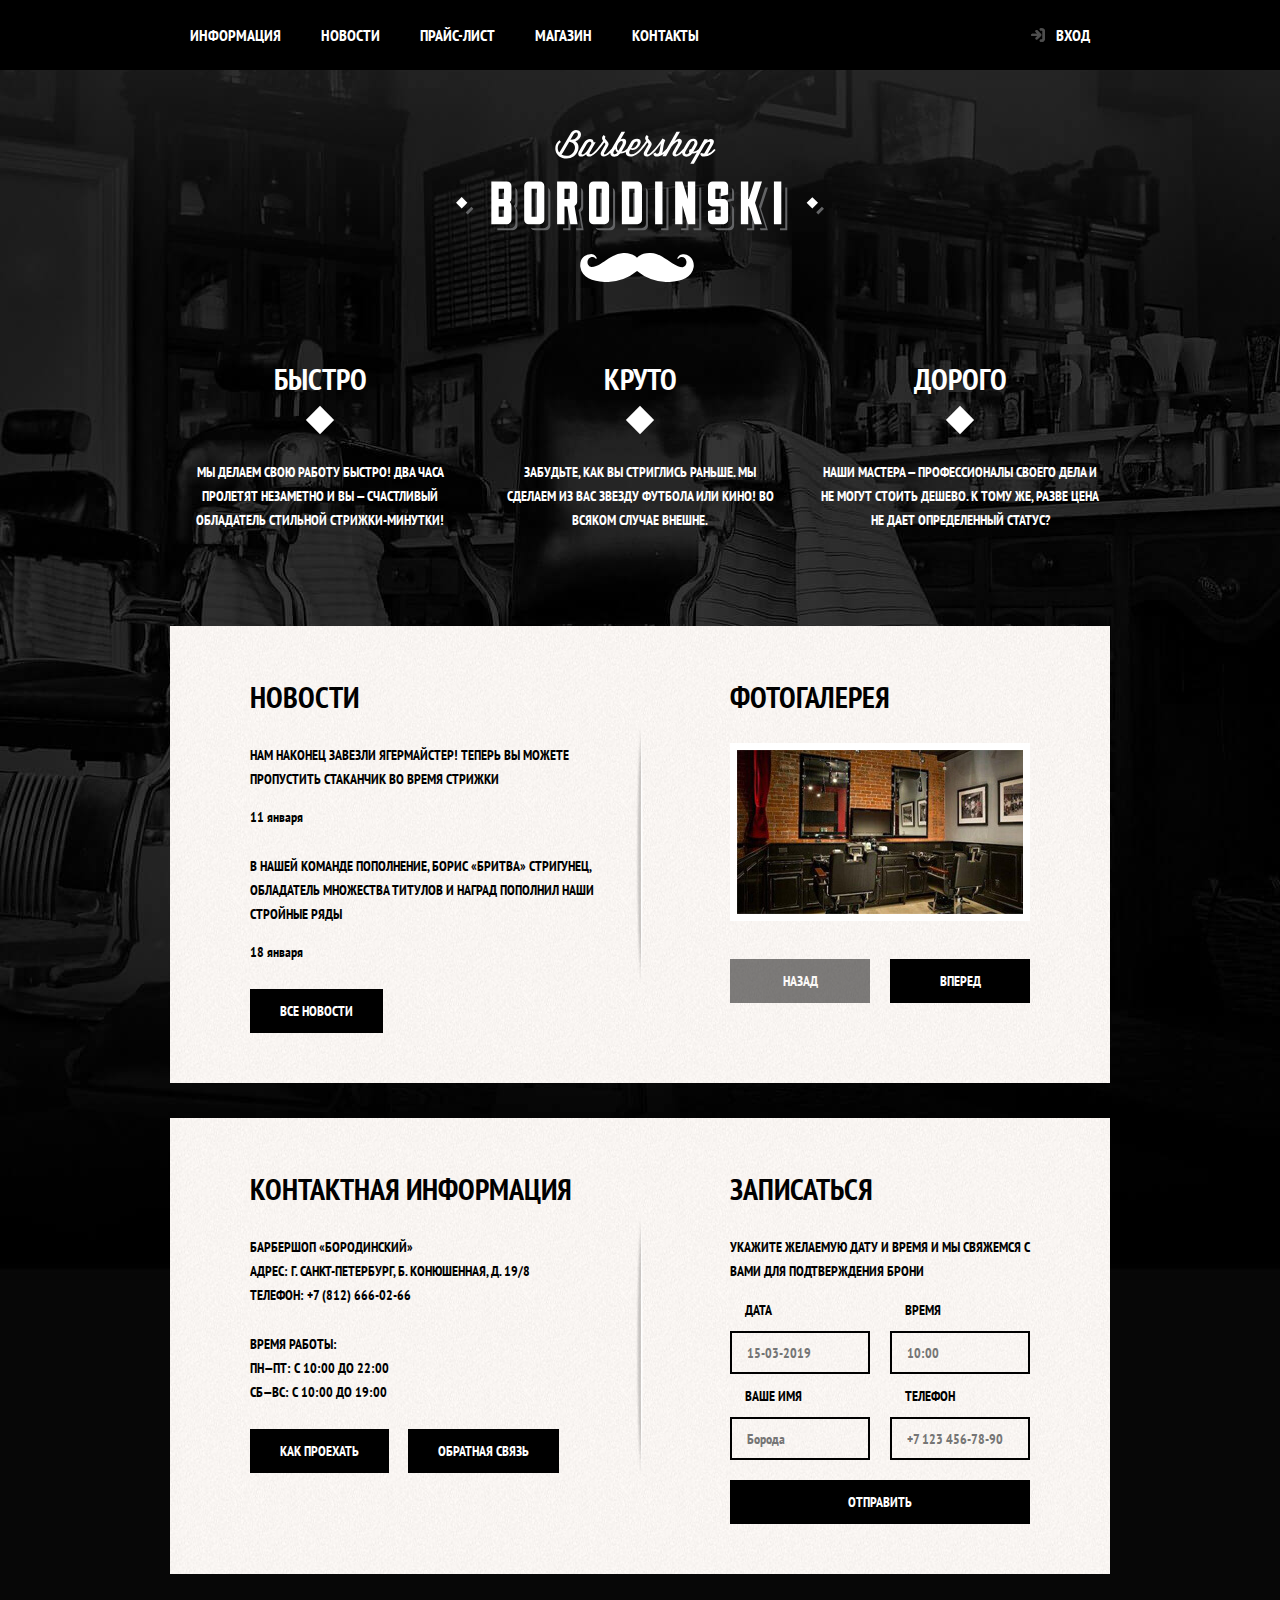
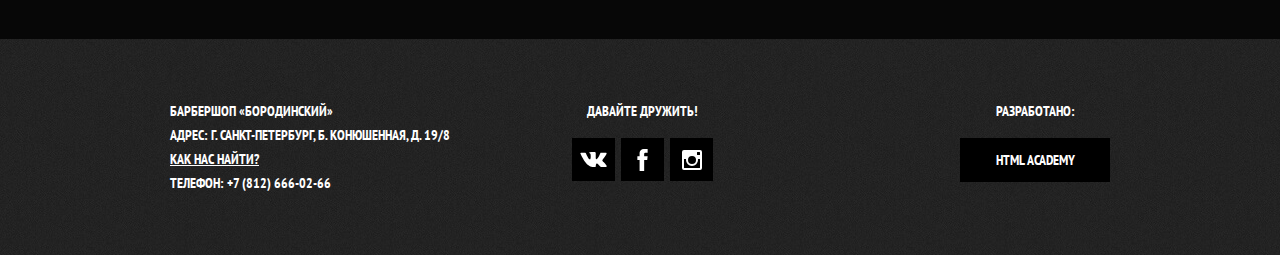
<file: index.html>
<!DOCTYPE html>
<html lang="ru">

<head>
  <meta charset="utf-8">
  <title>Барбершоп «Бородинский»</title>
  <link href="https://fonts.googleapis.com/css?family=PT+Sans+Narrow:400,700&amp;subset=cyrillic" rel="stylesheet">
  <link href="css/normalize.css" rel="stylesheet">
  <link href="css/style.css" rel="stylesheet">
</head>

<body>
  <header class="main-header">
    <nav class="main-navigation">
      <a class="main-header-logo">
        <img src="img/index-logo.svg" width="368" height="153" alt="Логотип барбершопа «Бородинский»">
      </a>
      <div class="main-navigation-wrapper">
        <div class="container">
          <ul class="site-navigation">
            <li>
              <a href="info.html">Информация</a>
            </li>
            <li>
              <a href="news.html">Новости</a>
            </li>
            <li>
              <a href="price.html">Прайс-лист</a>
            </li>
            <li>
              <a href="catalog.html">Магазин</a>
            </li>
            <li>
              <a href="contacts.html">Контакты</a>
            </li>
          </ul>
          <ul class="user-navigation">
            <li class="login-link">
              <a class="login-list" href="login.html">Вход</a>
            </li>
          </ul>
        </div>
      </div>
    </nav>
  </header>
  <main class="container">

    <h1 class="visually-hidden">Барбершоп «Бородинский»</h1>

    <section class="features">
      <h2 class="visually-hidden">Преимущества</h2>
      <ul class="features-list">
        <li class="feature-item">
          <h3>Быстро</h3>
          <p>Мы делаем свою работу быстро! Два часа пролетят незаметно и вы — счастливый обладатель стильной стрижки-минутки!</p>
        </li>
        <li class="feature-item">
          <h3>Круто</h3>
          <p>Забудьте, как вы стриглись раньше. Мы сделаем из вас звезду футбола или кино! Во всяком случае внешне.</p>
        </li>
        <li class="feature-item">
          <h3>Дорого</h3>
          <p>Наши мастера — профессионалы своего дела и не могут стоить дешево. К тому же, разве цена не дает определенный
            статус?</p>
        </li>
      </ul>
    </section>
    
    <div class="index-columns">
      <section class="news">
        <h2>Новости</h2>
        <ul class="news-list">
          <li class="news-item">
            <p>Нам наконец завезли Ягермайстер! Теперь вы можете пропустить стаканчик во время стрижки</p>
            <time datetime="2016-01-11">11 января</time>
          </li>
          <li class="news-item">
            <p>В нашей команде пополнение, Борис «Бритва» Стригунец, обладатель множества титулов и наград пополнил
              наши стройные ряды</p>
            <time datetime="2016-01-18">18 января</time>
          </li>
        </ul>
        <a class="button" href="news.html">Все новости</a>
      </section>

      <section class="gallery">
        <h2>Фотогалерея</h2>
        <div class="gallery-container">
          <figure class="gallery-content">
            <a href="#">
              <img src="img/studio.jpg" width="286" height="164" alt="Интерьер">
            </a>
          </figure>
          <button class="button gallery-button gallery-button-back" type="button" disabled>Назад</button>
          <button class="button gallery-button gallery-button-next" type="button">Вперед</button>
        </div>
      </section>
    </div>  
    
    <div class="index-columns">
      <section class="contacts">
        <h2>Контактная информация</h2>
        <p>
          Барбершоп «Бородинский»
          <br> Адрес: г. Санкт-Петербург, Б. Конюшенная, д. 19/8
          <br> Телефон: +7 (812) 666-02-66
        </p>
        <p>
          Время работы:
          <br> пн—пт: с 10:00 до 22:00
          <br> сб—вс: с 10:00 до 19:00
        </p>
        <a class="button contacts-button-map" href="map.html">Как проехать</a>
        <a class="button" href="contacts.html">Обратная связь</a>
      </section>

      <section class="appointment">
        <h2>Записаться</h2>
        <p class="appointment-info">Укажите желаемую дату и время и мы свяжемся с вами для подтверждения брони</p>
        <form class="appointment-form" action="https://echo.htmlacademy.ru" method="post">
          <p class="appointment-item">
            <label for="appointment-date">Дата</label>
            <input id="appointment-date" type="text" name="date" placeholder="15-03-2019">
          </p>
          <p class="appointment-item">
            <label for="appointment-time">Время</label>
            <input id="appointment-time" type="text" name="time" placeholder="10:00">
          </p>
          <p class="appointment-item">
            <label for="appointment-name">Ваше имя</label>
            <input id="appointment-name" type="text" name="name" placeholder="Борода">
          </p>
          <p class="appointment-item">
            <label for="appointment-phone">Телефон</label>
            <input id="appointment-phone" type="tel" name="phone" placeholder="+7 123 456-78-90">
          </p>
        <button class="button" type="submit">Отправить</button>
        </form>
      </section>
    </div>
  </main>
  <footer class="main-footer">
    <div class="container">
      <p class="footer-contacts">
        Барбершоп «Бородинский»
        <br> Адрес: г. Санкт-Петербург, Б. Конюшенная, д. 19/8
        <br>
        <a href="map.html">Как нас найти?</a>
        <br> Телефон: +7 (812) 666-02-66
      </p>
      <div class="footer-social">
        <b>Давайте дружить!</b>
        <ul>
          <li><a class="social-button" href="#"><span class="visually-hidden">Вконтакте</span>
            <svg xmlns="http://www.w3.org/2000/svg" width="27" height="15" viewBox="0 0 26.14 14.91">
              <path d="M26 13.47l-.09-.17a13.55 13.55 0 0 0-2.6-3q-.87-.83-1.1-1.12A1 1 0 0 1 22 8a10.27 10.27 0 0 1 1.22-1.78l.88-1.16q2.35-3.13 2-4L26 .94a.8.8 0 0 0-.4-.22 2.14 2.14 0 0 0-.87 0h-3.92a.51.51 0 0 0-.27 0h-.3a.6.6 0 0 0-.15.14.93.93 0 0 0-.14.24 22.22 22.22 0 0 1-1.46 3.06q-.5.84-.93 1.46a7 7 0 0 1-.71.91 4.94 4.94 0 0 1-.52.47q-.23.18-.35.15l-.23-.05a.9.9 0 0 1-.31-.33 1.49 1.49 0 0 1-.16-.53V1.6a3.14 3.14 0 0 0 0-.62 2.12 2.12 0 0 0-.14-.44.73.73 0 0 0-.28-.33 1.57 1.57 0 0 0-.46-.18A9 9 0 0 0 12.57 0a8.93 8.93 0 0 0-3.25.33 1.83 1.83 0 0 0-.52.41q-.25.3-.07.33a1.67 1.67 0 0 1 1.16.59l.08.16a2.6 2.6 0 0 1 .19.63 6.32 6.32 0 0 1 .12 1 10.59 10.59 0 0 1 0 1.7q-.07.71-.13 1.1a2.21 2.21 0 0 1-.18.64 2.69 2.69 0 0 1-.16.3l-.07.07a1 1 0 0 1-.37.07.86.86 0 0 1-.46-.19 3.27 3.27 0 0 1-.56-.52 7 7 0 0 1-.66-.93q-.37-.6-.76-1.42l-.22-.39q-.2-.38-.56-1.11t-.62-1.43A.9.9 0 0 0 5.2.9h-.07a.93.93 0 0 0-.22-.16A1.44 1.44 0 0 0 4.6.65L.87.68A1 1 0 0 0 .1.94L0 1a.44.44 0 0 0 0 .22 1.08 1.08 0 0 0 .08.37Q.9 3.53 1.86 5.31t1.66 2.87Q4.23 9.27 5 10.24t1 1.24l.37.41.34.33a8.06 8.06 0 0 0 1 .78 16.34 16.34 0 0 0 1.4.9 7.6 7.6 0 0 0 1.79.72 6.19 6.19 0 0 0 2 .22h1.57a1.08 1.08 0 0 0 .72-.3l.05-.07a.9.9 0 0 0 .1-.25 1.38 1.38 0 0 0 0-.37 4.48 4.48 0 0 1 .09-1.05 2.77 2.77 0 0 1 .23-.71 1.74 1.74 0 0 1 .29-.4 1.19 1.19 0 0 1 .23-.2h.11a.86.86 0 0 1 .77.21 4.52 4.52 0 0 1 .83.79q.39.47.93 1.05a6.41 6.41 0 0 0 1 .87l.27.16a3.31 3.31 0 0 0 .71.3 1.53 1.53 0 0 0 .76.07l3.48-.05a1.58 1.58 0 0 0 .8-.17.68.68 0 0 0 .34-.37 1.06 1.06 0 0 0 0-.46 1.71 1.71 0 0 0-.1-.36z" fill="#fff"/>
            </svg>  
          </a></li>
          <li><a class="social-button" href="#"><span class="visually-hidden">Фейсбук</span>
            <svg xmlns="http://www.w3.org/2000/svg" width="19" height="22" viewBox="0 0 10.15 21.74">
              <path d="M3.34 1.12A4.77 4.77 0 0 1 6.53 0h3.61v3.81H7.81a1.07 1.07 0 0 0-1.09.83v2.55h3.42c-.08 1.23-.24 2.45-.41 3.67h-3v10.87H2.21V10.86H0V7.21h2.19V3.66a3.83 3.83 0 0 1 1.15-2.54z" fill="#fff"/>
            </svg>
          </a></li>
          <li><a class="social-button" href="#"><span class="visually-hidden">Инстаграм</span>
            <svg xmlns="http://www.w3.org/2000/svg" width="20" height="20" viewBox="0 0 20 20">
              <path d="M18 0H2a2 2 0 0 0-2 2v16a2 2 0 0 0 2 2h16a2 2 0 0 0 2-2V2a2 2 0 0 0-2-2zm-8 6a4 4 0 1 1-4 4 4 4 0 0 1 4-4zM2.5 18a.47.47 0 0 1-.5-.5V9h2.1a3.4 3.4 0 0 0-.1 1 6 6 0 1 0 12 0 3.4 3.4 0 0 0-.1-1H18v8.5a.47.47 0 0 1-.5.5zM18 4.5a.47.47 0 0 1-.5.5h-2a.47.47 0 0 1-.5-.5v-2a.47.47 0 0 1 .5-.5h2a.47.47 0 0 1 .5.5z" fill="#fff"/>
            </svg>
          </a></li>
        </ul>
      </div>
      <p class="footer-copyright">
        <b>Разработано:</b>
        <a class="button" href="https://htmlacademy.ru">HTML Academy</a>
      </p>
    </div>
  </footer>

  <section class="modal modal-login">
    <h2>Личный кабинет</h2>
    <p class="modal-description">Введите пожалуйста свой логин и пароль</p>          
    <form class="user-form" method="post" action="https://echo.htmlacademy.ru">
      <p>
        <label for="user-login" class="visually-hidden">Логин</label>
        <input id="user-login" class="user-login-icon" type="text" name="login" placeholder="Логин">
      </p>
      <p>
        <label for="user-password" class="visually-hidden">Пароль</label>
        <input id="user-password" class="user-password-icon" type="password" name="password" placeholder="Пароль">
      </p>
      <p class="user-password-info">
        <label class="user-checkbox">
          <input type="checkbox" name="remember" class="visually-hidden">       
          <span class="checkbox-indicator"></span>
          Запомните меня
        </label>
        <a class="restore" href="#">Я забыл пароль!</a>       
      </p>
      <button class="button" type="submit">Войти</button>     
    </form>
    <button class="modal-close" type="button">Закрыть</button>
  </section>

  <section class="modal modal-map">
    <h2 class="visually-hidden">Как до нас добраться</h2>
    <iframe src="https://www.google.com/maps/embed?pb=!1m18!1m12!1m3!1d1998.6037999040354!2d30.322010416394033!3d59.938716271971415!2m3!1f0!2f0!3f0!3m2!1i1024!2i768!4f13.1!3m3!1m2!1s0x4696310fca5ba729%3A0xea9c53d4493c879f!2sBolshaya+Konyushennaya+ul.%2C+19%2C+Sankt-Peterburg%2C+Russia%2C+191186!5e0!3m2!1sen!2s!4v1441888483426"
            width="766" height="560" allowfullscreen></iframe>
    <p><img src="img/map.jpg" width="766" height="560" alt="Офис компании по адресу ул. Большая Конюшенная 19/8, Санкт-Петербург"></p>
    <button class="modal-close" type="button">Закрыть</button>
  </section>
  <div class="modal modal-overlay"></div>

  <script type="text/javascript" src="js/modal-map.js"></script>
  <script type="text/javascript" src="js/modal-login.js"></script>
</body>
</html>
</file>
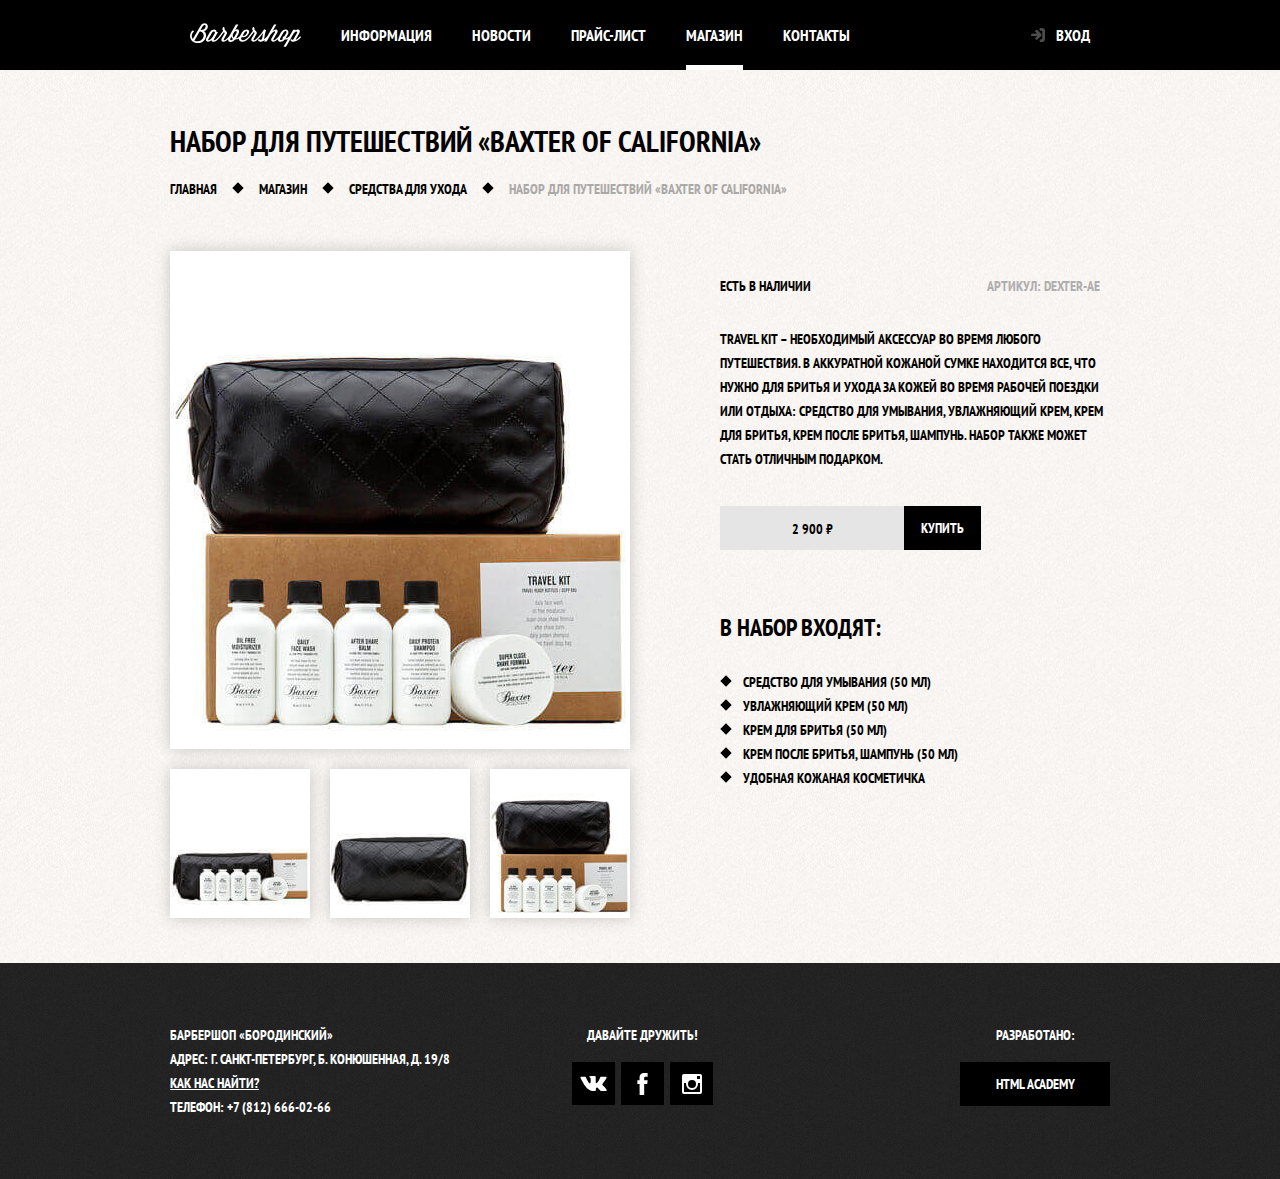
<file: catalog-item.html>
<!DOCTYPE html>
<html lang="ru">

<head>
  <meta charset="utf-8">
  <title>«Baxter of California» Набор для путешествий</title>
  <link href="https://fonts.googleapis.com/css?family=PT+Sans+Narrow:400,700&amp;subset=cyrillic" rel="stylesheet">
  <link href="css/normalize.css" rel="stylesheet">
  <link href="css/style.css" rel="stylesheet">
</head>

<body class="inner-page">
  <header class="main-header">
    <nav class="main-navigation container">
      <a class="main-header-logo" href="index.html">
        <img src="img/logo.svg" width="111" height="24" alt="Логотип барбершопа «Бородинский»">
      </a>
      <ul class="site-navigation">
        <li>
          <a href="info.html">Информация</a>
        </li>
        <li>
          <a href="news.html">Новости</a>
        </li>
        <li>
          <a href="price.html">Прайс-лист</a>
        </li>
        <li class="site-navigation-current">
          <a href="catalog.html">Магазин</a>
        </li>
        <li>
          <a href="contacts.html">Контакты</a>
        </li>
      </ul>
      <ul class="user-navigation">
        <li class="login-link">
          <a class="login-list" href="login.html">Вход</a>
        </li>
      </ul>
    </nav>
  </header>
  <main class="container">

    <h1 class="page-title">Набор для путешествий «Baxter of California»</h1>

    <ul class="breadcrumbs">
      <li>
        <a href="index.html">Главная</a>
      </li>
      <li>
        <a href="catalog.html">Магазин</a>
      </li>
      <li>
        <a href="#">Средства для ухода</a>
      </li>
      <li class="breadcrumbs-current">Набор для путешествий «Baxter of California»</li>
    </ul>
    
    <div class="catalog-columns">
      <section class="product-photos">
        <h2 class="visually-hidden">Изображения товара</h2>
        <p class="product-photo-full">
          <img src="img/product-big.jpg" width="460" height="498" alt="Фото всего набора">
        </p>
        <ul class="product-photo-preview">
          <li>
            <img src="img/product-small-1.jpg" width="140" height="149" alt="Фото в анфас">
          </li>
          <li>
            <img src="img/product-small-2.jpg" width="140" height="149" alt="Фото в профиль">
          </li>
          <li>
            <img src="img/product-small-3.jpg" width="140" height="149" alt="Фото отдельной части">
          </li>
        </ul>
      </section>

      <section class="product-info">
        <h2 class="visually-hidden">Описание товара</h2>
        <div class="product-description">
          <p class="product-availability">Есть в наличии</p>
          <p class="product-article">Артикул: dexter-ae</p>
        </div>
        <p class="product-text">Travel Kit – необходимый аксессуар во время любого путешествия. В аккуратной кожаной сумке находится все, что
          нужно для бритья и ухода за кожей во время рабочей поездки или отдыха: средство для умывания, увлажняющий
          крем, крем для бритья, крем после бритья, шампунь. Набор также может стать отличным подарком.</p>
        <p class="product-price">
          <b>2 900 ₽</b>
          <a class="button" href="#">Купить</a>
        </p>
        <h3>В набор входят:</h3>
        <ul>
          <li>Средство для умывания (50 мл)</li>
          <li>Увлажняющий крем (50 мл)</li>
          <li>Крем для бритья (50 мл)</li>
          <li>Крем после бритья, шампунь (50 мл)</li>
          <li>Удобная кожаная косметичка</li>
        </ul>
      </section>
    </div>
  </main>
  <footer class="main-footer">
    <div class="container">
      <p class="footer-contacts">
        Барбершоп «Бородинский»
        <br> Адрес: г. Санкт-Петербург, Б. Конюшенная, д. 19/8
        <br>
        <a href="map.html">Как нас найти?</a>
        <br> Телефон: +7 (812) 666-02-66
      </p>
      <div class="footer-social">
        <b>Давайте дружить!</b>
        <ul>
          <li><a class="social-button" href="#"><span class="visually-hidden">Вконтакте</span>
            <svg xmlns="http://www.w3.org/2000/svg" width="27" height="15" viewBox="0 0 26.14 14.91">
              <path d="M26 13.47l-.09-.17a13.55 13.55 0 0 0-2.6-3q-.87-.83-1.1-1.12A1 1 0 0 1 22 8a10.27 10.27 0 0 1 1.22-1.78l.88-1.16q2.35-3.13 2-4L26 .94a.8.8 0 0 0-.4-.22 2.14 2.14 0 0 0-.87 0h-3.92a.51.51 0 0 0-.27 0h-.3a.6.6 0 0 0-.15.14.93.93 0 0 0-.14.24 22.22 22.22 0 0 1-1.46 3.06q-.5.84-.93 1.46a7 7 0 0 1-.71.91 4.94 4.94 0 0 1-.52.47q-.23.18-.35.15l-.23-.05a.9.9 0 0 1-.31-.33 1.49 1.49 0 0 1-.16-.53V1.6a3.14 3.14 0 0 0 0-.62 2.12 2.12 0 0 0-.14-.44.73.73 0 0 0-.28-.33 1.57 1.57 0 0 0-.46-.18A9 9 0 0 0 12.57 0a8.93 8.93 0 0 0-3.25.33 1.83 1.83 0 0 0-.52.41q-.25.3-.07.33a1.67 1.67 0 0 1 1.16.59l.08.16a2.6 2.6 0 0 1 .19.63 6.32 6.32 0 0 1 .12 1 10.59 10.59 0 0 1 0 1.7q-.07.71-.13 1.1a2.21 2.21 0 0 1-.18.64 2.69 2.69 0 0 1-.16.3l-.07.07a1 1 0 0 1-.37.07.86.86 0 0 1-.46-.19 3.27 3.27 0 0 1-.56-.52 7 7 0 0 1-.66-.93q-.37-.6-.76-1.42l-.22-.39q-.2-.38-.56-1.11t-.62-1.43A.9.9 0 0 0 5.2.9h-.07a.93.93 0 0 0-.22-.16A1.44 1.44 0 0 0 4.6.65L.87.68A1 1 0 0 0 .1.94L0 1a.44.44 0 0 0 0 .22 1.08 1.08 0 0 0 .08.37Q.9 3.53 1.86 5.31t1.66 2.87Q4.23 9.27 5 10.24t1 1.24l.37.41.34.33a8.06 8.06 0 0 0 1 .78 16.34 16.34 0 0 0 1.4.9 7.6 7.6 0 0 0 1.79.72 6.19 6.19 0 0 0 2 .22h1.57a1.08 1.08 0 0 0 .72-.3l.05-.07a.9.9 0 0 0 .1-.25 1.38 1.38 0 0 0 0-.37 4.48 4.48 0 0 1 .09-1.05 2.77 2.77 0 0 1 .23-.71 1.74 1.74 0 0 1 .29-.4 1.19 1.19 0 0 1 .23-.2h.11a.86.86 0 0 1 .77.21 4.52 4.52 0 0 1 .83.79q.39.47.93 1.05a6.41 6.41 0 0 0 1 .87l.27.16a3.31 3.31 0 0 0 .71.3 1.53 1.53 0 0 0 .76.07l3.48-.05a1.58 1.58 0 0 0 .8-.17.68.68 0 0 0 .34-.37 1.06 1.06 0 0 0 0-.46 1.71 1.71 0 0 0-.1-.36z" fill="#fff"/>
            </svg>  
          </a></li>
          <li><a class="social-button" href="#"><span class="visually-hidden">Фейсбук</span>
            <svg xmlns="http://www.w3.org/2000/svg" width="19" height="22" viewBox="0 0 10.15 21.74">
              <path d="M3.34 1.12A4.77 4.77 0 0 1 6.53 0h3.61v3.81H7.81a1.07 1.07 0 0 0-1.09.83v2.55h3.42c-.08 1.23-.24 2.45-.41 3.67h-3v10.87H2.21V10.86H0V7.21h2.19V3.66a3.83 3.83 0 0 1 1.15-2.54z" fill="#fff"/>
            </svg>
          </a></li>
          <li><a class="social-button" href="#"><span class="visually-hidden">Инстаграм</span>
            <svg xmlns="http://www.w3.org/2000/svg" width="20" height="20" viewBox="0 0 20 20">
              <path d="M18 0H2a2 2 0 0 0-2 2v16a2 2 0 0 0 2 2h16a2 2 0 0 0 2-2V2a2 2 0 0 0-2-2zm-8 6a4 4 0 1 1-4 4 4 4 0 0 1 4-4zM2.5 18a.47.47 0 0 1-.5-.5V9h2.1a3.4 3.4 0 0 0-.1 1 6 6 0 1 0 12 0 3.4 3.4 0 0 0-.1-1H18v8.5a.47.47 0 0 1-.5.5zM18 4.5a.47.47 0 0 1-.5.5h-2a.47.47 0 0 1-.5-.5v-2a.47.47 0 0 1 .5-.5h2a.47.47 0 0 1 .5.5z" fill="#fff"/>
            </svg>
          </a></li>
        </ul>
      </div>
      <p class="footer-copyright">
        <b>Разработано:</b>
        <a class="button" href="https://htmlacademy.ru">HTML Academy</a>
      </p>
    </div>
  </footer>

  <section class="modal modal-login">
    <h2>Личный кабинет</h2>
    <p class="modal-description">Введите пожалуйста свой логин и пароль</p>          
    <form class="user-form" method="post" action="https://echo.htmlacademy.ru">
      <p>
        <label for="user-login" class="visually-hidden">Логин</label>
        <input id="user-login" class="user-login-icon" type="text" name="login" placeholder="Логин">
      </p>
      <p>
        <label for="user-password" class="visually-hidden">Пароль</label>
        <input id="user-password" class="user-password-icon" type="password" name="password" placeholder="Пароль">
      </p>
      <p class="user-password-info">
        <label class="user-checkbox">
          <input type="checkbox" name="remember" class="visually-hidden">       
          <span class="checkbox-indicator"></span>
          Запомните меня
        </label>
        <a class="restore" href="#">Я забыл пароль!</a>       
      </p>
      <button class="button" type="submit">Войти</button>     
    </form>
    <button class="modal-close" type="button">Закрыть</button>
  </section>
  
  <script type="text/javascript" src="js/modal-login.js"></script>
</body>

</html>
</file>
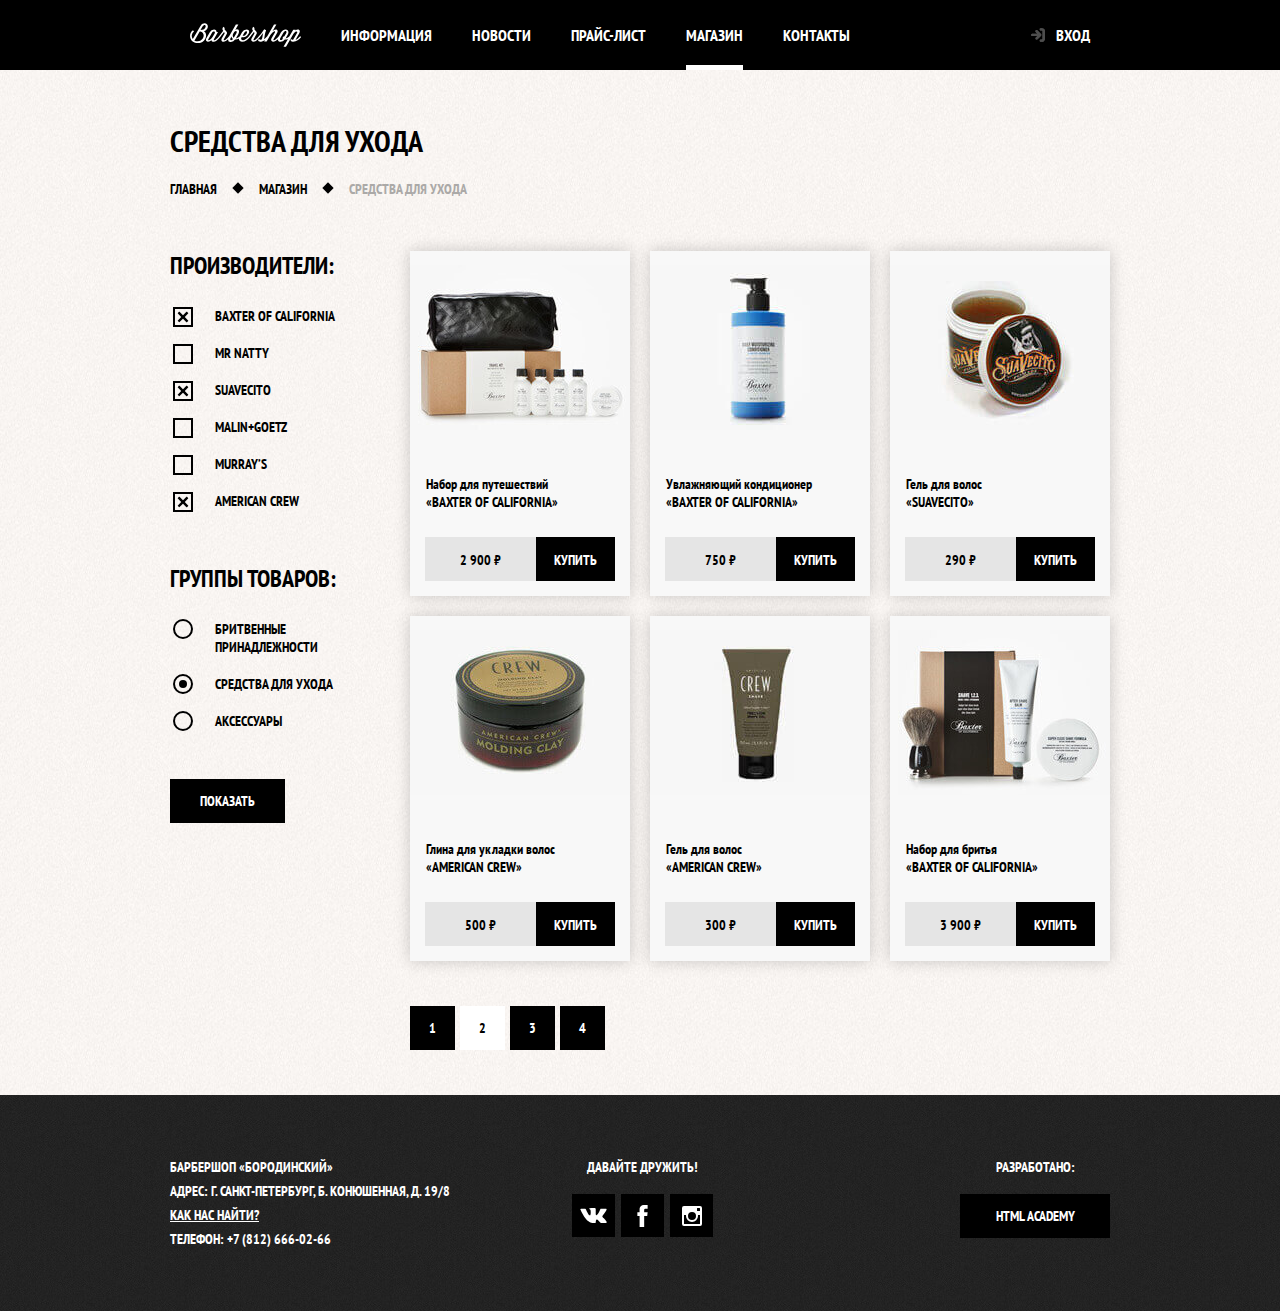
<file: catalog.html>
<!DOCTYPE html>
<html lang="ru">

<head>
  <meta charset="utf-8">
  <title>Cредства для ухода</title>
  <link href="https://fonts.googleapis.com/css?family=PT+Sans+Narrow:400,700&amp;subset=cyrillic" rel="stylesheet">
  <link href="css/normalize.css" rel="stylesheet">
  <link href="css/style.css" rel="stylesheet">
</head>

<body class="inner-page">
  <header class="main-header">
    <nav class="main-navigation container">
        <a class="main-header-logo" href="index.html">
          <img src="img/logo.svg" width="111" height="24" alt="Логотип барбершопа «Бородинский»">
        </a>
        <ul class="site-navigation">
          <li>
            <a href="info.html">Информация</a>
          </li>
          <li>
            <a href="news.html">Новости</a>
          </li>
          <li>
            <a href="price.html">Прайс-лист</a>
          </li>
          <li class="site-navigation-current">
            <a>Магазин</a>
          </li>
          <li>
            <a href="contacts.html">Контакты</a>
          </li>
        </ul>
        <ul class="user-navigation">
          <li class="login-link">
            <a class="login-list" href="login.html">Вход</a>
          </li>
        </ul>
    </nav>
  </header>
  <main class="container">
    
    <h1 class="page-title">Cредства для ухода</h1>

    <ul class="breadcrumbs">
      <li>
        <a href="index.html">Главная</a>
      </li>
      <li>
        <a href="catalog.html">Магазин</a>
      </li>
      <li class="breadcrumbs-current">Средства для ухода</li>
    </ul>
    <div class="catalog-columns">
      <section class="filters">
        <h2 class="visually-hidden">Фильтр товаров</h2>
        <form class="filter" method="get" action="https://echo.htmlacademy.ru">
          <fieldset class="filter-manufacturer">
            <legend>Производители:</legend>
            <ul>
              <li class="filter-option">
                <input id="filter-baxter-of-california" class="visually-hidden filter-input filter-input-checkbox" type="checkbox" name="baxter-of-california" checked>
                <label for="filter-baxter-of-california">Baxter of California</label> 
              </li>
              <li class="filter-option">
                <input id="filter-mr-natty" class="visually-hidden filter-input filter-input-checkbox" type="checkbox" name="mr-natty">
                <label for="filter-mr-natty">Mr Natty</label> 
              </li>
              <li class="filter-option">
                <input id="filter-suavecito" class="visually-hidden filter-input filter-input-checkbox" type="checkbox" name="suavecito" checked>
                <label for="filter-suavecito">Suavecito</label> 
              </li>
              <li class="filter-option">
                <input id="filter-malin+goetz" class="visually-hidden filter-input filter-input-checkbox" type="checkbox" name="malin+goetz">
                <label for="filter-malin+goetz">Malin+Goetz</label> 
              </li>
              <li class="filter-option">
                <input id="filter-murray’s" class="visually-hidden filter-input filter-input-checkbox" type="checkbox" name="murray’s">
                <label for="filter-murray’s">Murray’s</label> 
              </li>
              <li class="filter-option">
                <input id="filter-american-crew" class="visually-hidden filter-input filter-input-checkbox" type="checkbox" name="american-crew" checked>
                <label for="filter-american-crew">American Crew</label> 
              </li>
            </ul>
          </fieldset>
          <fieldset class="filter-group">
            <legend>Группы товаров:</legend>
            <ul>
              <li class="filter-option">
                <input id="filter-shave" class="visually-hidden filter-input filter-input-radio" type="radio" name="product-group" value="shaving">
                <label for="filter-shave">Бритвенные  принадлежности</label>
              </li>
              <li class="filter-option">
                <input id="filter-care" class="visually-hidden filter-input filter-input-radio" type="radio" name="product-group" value="hair-care" checked>
                <label for="filter-care">Средства для ухода</label>
              </li> 
              <li class="filter-option">
                <input id="filter-accessories" class="visually-hidden filter-input filter-input-radio" type="radio" name="product-group" value="accessories">
                <label for="filter-accessories">Аксессуары</label>
              </li>
            </ul>
          </fieldset>
          <button type="submit" class="button filter-button">Показать</button>
        </form>
      </section>

      <section class="catalog">
        <h2 class="visually-hidden">Список средств для ухода</h2>
        <ul class="catalog-list">
          <li class="catalog-item">
            <a href="catalog-item.html">  
              <h3>            
                <span class="catalog-category">Набор для путешествий</span>
                <span class="catalog-item-title">«Baxter of California»</span>
              </h3>
              <p class="catalog-item-image">
                <img src="img/product-1.jpg" width="220" height="165" alt="Набор для путешествий «Baxter of California»">
              </p>
            </a>
            <p class="catalog-item-price">
              <b>2 900 ₽</b>
              <a class="button" href="#">Купить</a>
            </p>
          </li>
          <li class="catalog-item">
            <a href="catalog-item.html">
              <h3>            
                <span class="catalog-category">Увлажняющий кондиционер</span>
                <span class="catalog-item-title">«Baxter of California»</span>
              </h3>
              <p class="catalog-item-image">            
                <img src="img/product-2.jpg" width="220" height="165" alt="Увлажняющий кондиционер «Baxter of California»">           
              </p>
            </a>
            <p class="catalog-item-price">
              <b>750 ₽</b>
              <a class="button" href="#">Купить</a>
            </p>
          </li>
          <li class="catalog-item">
            <a href="catalog-item.html">  
              <h3>            
                <span class="catalog-category">Гель для волос</span>
                <span class="catalog-item-title">«Suavecito»</span>         
              </h3>
              <p class="catalog-item-image">            
                <img src="img/product-3.jpg" width="220" height="165" alt="Гель для волос «Suavecito»">           
              </p>
            </a>  
            <p class="catalog-item-price">
              <b>290 ₽</b>
              <a class="button" href="#">Купить</a>
            </p>
          </li>
          <li class="catalog-item">
            <a href="catalog-item.html">
              <h3>            
                <span class="catalog-category">Глина для укладки волос</span>
                <span class="catalog-item-title">«American crew»</span>
              </h3>
              <p class="catalog-item-image">
                <img src="img/product-4.jpg" width="220" height="165" alt="Глина для укладки волос «American crew»">
              </p>
            </a>  
            <p class="catalog-item-price">
              <b>500 ₽</b>
              <a class="button" href="#">Купить</a>
            </p>
          </li>
          <li class="catalog-item">
            <a href="catalog-item.html">  
              <h3>          
                <span class="catalog-category">Гель для волос</span>
                <span class="catalog-item-title">«American crew»</span>
              </h3>
              <p class="catalog-item-image">
                <img src="img/product-5.jpg" width="220" height="165" alt="Гель для волос «American crew»">
              </p>
            </a>
            <p class="catalog-item-price">
              <b>300 ₽</b>
              <a class="button" href="#">Купить</a>
            </p>
          </li>
          <li class="catalog-item">
            <a href="catalog-item.html">  
              <h3>          
                <span class="catalog-category">Набор для бритья</span>
                <span class="catalog-item-title">«Baxter of California»</span>
              </h3>
              <p class="catalog-item-image">
                <img src="img/product-6.jpg" width="220" height="165" alt="Набор для бритья «Baxter of California»">
              </p>
            </a>
            <p class="catalog-item-price">
              <b>3 900 ₽</b>
              <a class="button" href="#">Купить</a>
            </p>
          </li>
        </ul>
        <ul class="pagination-list">
          <li class="pagination-item">
            <a href="#">1</a>
          </li>
          <li class="pagination-item pagination-item-current">
            <a>2</a>
          </li>
          <li class="pagination-item">
            <a href="#">3</a>
          </li>
          <li class="pagination-item">
            <a href="#">4</a>
          </li>
        </ul>
      </section>
    </div>
  </main>
  <footer class="main-footer">
    <div class="container">
      <p class="footer-contacts">
        Барбершоп «Бородинский»
        <br> Адрес: г. Санкт-Петербург, Б. Конюшенная, д. 19/8
        <br>
        <a href="map.html">Как нас найти?</a>
        <br> Телефон: +7 (812) 666-02-66
      </p>
      <div class="footer-social">
        <b>Давайте дружить!</b>
        <ul>
          <li><a class="social-button" href="#"><span class="visually-hidden">Вконтакте</span>
            <svg xmlns="http://www.w3.org/2000/svg" width="27" height="15" viewBox="0 0 26.14 14.91">
              <path d="M26 13.47l-.09-.17a13.55 13.55 0 0 0-2.6-3q-.87-.83-1.1-1.12A1 1 0 0 1 22 8a10.27 10.27 0 0 1 1.22-1.78l.88-1.16q2.35-3.13 2-4L26 .94a.8.8 0 0 0-.4-.22 2.14 2.14 0 0 0-.87 0h-3.92a.51.51 0 0 0-.27 0h-.3a.6.6 0 0 0-.15.14.93.93 0 0 0-.14.24 22.22 22.22 0 0 1-1.46 3.06q-.5.84-.93 1.46a7 7 0 0 1-.71.91 4.94 4.94 0 0 1-.52.47q-.23.18-.35.15l-.23-.05a.9.9 0 0 1-.31-.33 1.49 1.49 0 0 1-.16-.53V1.6a3.14 3.14 0 0 0 0-.62 2.12 2.12 0 0 0-.14-.44.73.73 0 0 0-.28-.33 1.57 1.57 0 0 0-.46-.18A9 9 0 0 0 12.57 0a8.93 8.93 0 0 0-3.25.33 1.83 1.83 0 0 0-.52.41q-.25.3-.07.33a1.67 1.67 0 0 1 1.16.59l.08.16a2.6 2.6 0 0 1 .19.63 6.32 6.32 0 0 1 .12 1 10.59 10.59 0 0 1 0 1.7q-.07.71-.13 1.1a2.21 2.21 0 0 1-.18.64 2.69 2.69 0 0 1-.16.3l-.07.07a1 1 0 0 1-.37.07.86.86 0 0 1-.46-.19 3.27 3.27 0 0 1-.56-.52 7 7 0 0 1-.66-.93q-.37-.6-.76-1.42l-.22-.39q-.2-.38-.56-1.11t-.62-1.43A.9.9 0 0 0 5.2.9h-.07a.93.93 0 0 0-.22-.16A1.44 1.44 0 0 0 4.6.65L.87.68A1 1 0 0 0 .1.94L0 1a.44.44 0 0 0 0 .22 1.08 1.08 0 0 0 .08.37Q.9 3.53 1.86 5.31t1.66 2.87Q4.23 9.27 5 10.24t1 1.24l.37.41.34.33a8.06 8.06 0 0 0 1 .78 16.34 16.34 0 0 0 1.4.9 7.6 7.6 0 0 0 1.79.72 6.19 6.19 0 0 0 2 .22h1.57a1.08 1.08 0 0 0 .72-.3l.05-.07a.9.9 0 0 0 .1-.25 1.38 1.38 0 0 0 0-.37 4.48 4.48 0 0 1 .09-1.05 2.77 2.77 0 0 1 .23-.71 1.74 1.74 0 0 1 .29-.4 1.19 1.19 0 0 1 .23-.2h.11a.86.86 0 0 1 .77.21 4.52 4.52 0 0 1 .83.79q.39.47.93 1.05a6.41 6.41 0 0 0 1 .87l.27.16a3.31 3.31 0 0 0 .71.3 1.53 1.53 0 0 0 .76.07l3.48-.05a1.58 1.58 0 0 0 .8-.17.68.68 0 0 0 .34-.37 1.06 1.06 0 0 0 0-.46 1.71 1.71 0 0 0-.1-.36z" fill="#fff"/>
            </svg>  
          </a></li>
          <li><a class="social-button" href="#"><span class="visually-hidden">Фейсбук</span>
            <svg xmlns="http://www.w3.org/2000/svg" width="19" height="22" viewBox="0 0 10.15 21.74">
              <path d="M3.34 1.12A4.77 4.77 0 0 1 6.53 0h3.61v3.81H7.81a1.07 1.07 0 0 0-1.09.83v2.55h3.42c-.08 1.23-.24 2.45-.41 3.67h-3v10.87H2.21V10.86H0V7.21h2.19V3.66a3.83 3.83 0 0 1 1.15-2.54z" fill="#fff"/>
            </svg>
          </a></li>
          <li><a class="social-button" href="#"><span class="visually-hidden">Инстаграм</span>
            <svg xmlns="http://www.w3.org/2000/svg" width="20" height="20" viewBox="0 0 20 20">
              <path d="M18 0H2a2 2 0 0 0-2 2v16a2 2 0 0 0 2 2h16a2 2 0 0 0 2-2V2a2 2 0 0 0-2-2zm-8 6a4 4 0 1 1-4 4 4 4 0 0 1 4-4zM2.5 18a.47.47 0 0 1-.5-.5V9h2.1a3.4 3.4 0 0 0-.1 1 6 6 0 1 0 12 0 3.4 3.4 0 0 0-.1-1H18v8.5a.47.47 0 0 1-.5.5zM18 4.5a.47.47 0 0 1-.5.5h-2a.47.47 0 0 1-.5-.5v-2a.47.47 0 0 1 .5-.5h2a.47.47 0 0 1 .5.5z" fill="#fff"/>
            </svg>
          </a></li>
        </ul>
      </div>
      <p class="footer-copyright">
        <b>Разработано:</b>
        <a class="button" href="https://htmlacademy.ru">HTML Academy</a>
      </p>
    </div>
  </footer>

  <section class="modal modal-login">
    <h2>Личный кабинет</h2>
    <p class="modal-description">Введите пожалуйста свой логин и пароль</p>          
    <form class="user-form" method="post" action="https://echo.htmlacademy.ru">
      <p>
        <label for="user-login" class="visually-hidden">Логин</label>
        <input id="user-login" class="user-login-icon" type="text" name="login" placeholder="Логин">
      </p>
      <p>
        <label for="user-password" class="visually-hidden">Пароль</label>
        <input id="user-password" class="user-password-icon" type="password" name="password" placeholder="Пароль">
      </p>
      <p class="user-password-info">
        <label class="user-checkbox">
          <input type="checkbox" name="remember" class="visually-hidden">       
          <span class="checkbox-indicator"></span>
          Запомните меня
        </label>
        <a class="restore" href="#">Я забыл пароль!</a>       
      </p>
      <button class="button" type="submit">Войти</button>     
    </form>
    <button class="modal-close" type="button">Закрыть</button>
  </section>

  <script type="text/javascript" src="js/modal-login.js"></script>
</body>

</html>
</file>
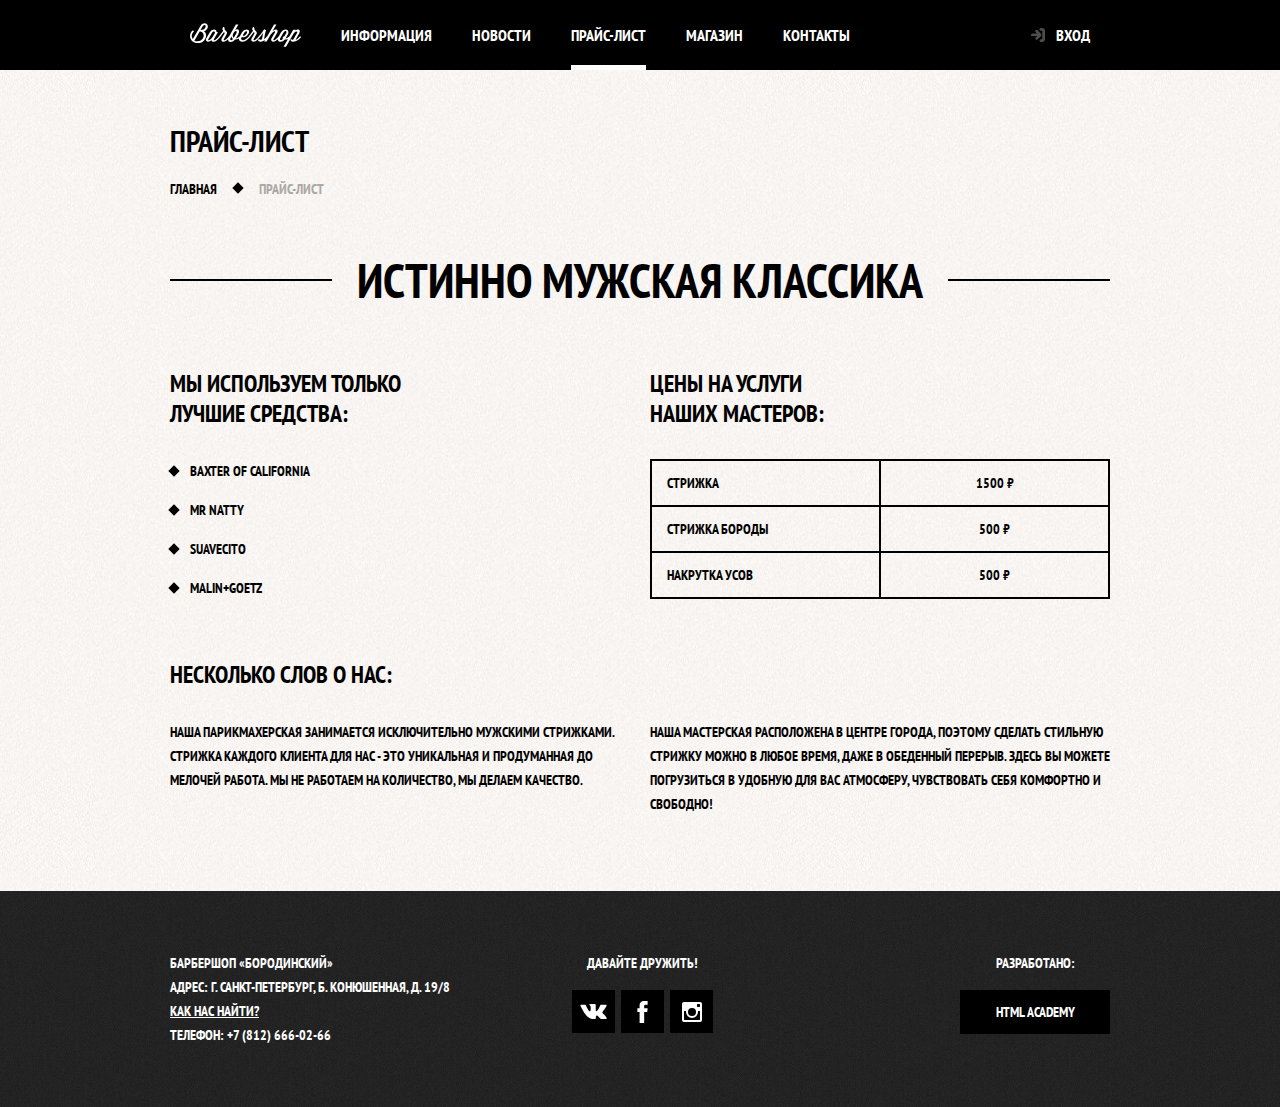
<file: price.html>
<!DOCTYPE html>
<html lang="ru">

<head>
  <meta charset="UTF-8">
  <title>Прайс-лист</title>
  <link href="https://fonts.googleapis.com/css?family=PT+Sans+Narrow:400,700&amp;subset=cyrillic" rel="stylesheet">
  <link href="css/normalize.css" rel="stylesheet">
  <link href="css/style.css" rel="stylesheet">
</head>

<body class="inner-page">
  <header class="main-header">
    <nav class="main-navigation container">
        <a class="main-header-logo" href="index.html">
          <img src="img/logo.svg" width="111" height="24" alt="Логотип барбершопа «Бородинский»">
        </a>
        <ul class="site-navigation">
          <li>
            <a href="info.html">Информация</a>
          </li>
          <li>
            <a href="news.html">Новости</a>
          </li>
          <li class="site-navigation-current">
            <a>Прайс-лист</a>
          </li>
          <li>
            <a href="catalog.html">Магазин</a>
          </li>
          <li>
            <a href="contacts.html">Контакты</a>
          </li>
        </ul>
        <ul class="user-navigation">
          <li class="login-link">
            <a class="login-list" href="login.html">Вход</a>
          </li>
        </ul>
    </nav>
  </header>
  <main class="container">
    <h1 class="page-title">Прайс-лист</h1>

    <ul class="breadcrumbs">
      <li>
        <a href="index.html">Главная</a>
      </li>
      <li class="breadcrumbs-current">Прайс-лист</li>
    </ul>
    <section class="inner-content">

      <h2 class="big-heading">Истинно мужская классика</h2>

      <div class="inner-columns">
        <div class="inner-column-left">

          <h2>Мы используем только<br> лучшие средства:</h2>
          <ul class="custom-list-1">
            <li>Baxter of California</li>
            <li>Mr Natty</li>
            <li>Suavecito</li>
            <li>Malin+Goetz</li>
          </ul>

        </div>
        <div class="inner-column-right">

          <h2>Цены на услуги<br> наших мастеров:</h2>
          <table class="custom-table-1">
            <tr>
              <td>Стрижка</td>
              <td>1500 ₽</td>
            </tr>
            <tr>
              <td>Стрижка бороды</td>
              <td>500 ₽</td>
            </tr>
            <tr>
              <td>Накрутка усов</td>
              <td>500 ₽</td>
            </tr>
          </table>

        </div>
      </div>

      <div class="inner-columns">
        <h2>Несколько слов о нас:</h2>
        <div class="inner-column-left">
          <p class="short text">Наша парикмахерская занимается исключительно мужскими стрижками. Стрижка каждого клиента для нас - это уникальная и продуманная до мелочей работа. Мы не работаем на количество, мы делаем качество.</p>

        </div>
        <div class="inner-column-right">

          <p class="short text">Наша мастерская расположена в центре города, поэтому сделать стильную стрижку можно в любое время, даже в обеденный перерыв. Здесь вы можете погрузиться в удобную для вас атмосферу, чувствовать себя комфортно и свободно!</p>

        </div>
      </div>
    </section>
  </main>
  <footer class="main-footer">
    <div class="container">
      <p class="footer-contacts">
        Барбершоп «Бородинский»
        <br> Адрес: г. Санкт-Петербург, Б. Конюшенная, д. 19/8
        <br>
        <a href="map.html">Как нас найти?</a>
        <br> Телефон: +7 (812) 666-02-66
      </p>
      <div class="footer-social">
        <b>Давайте дружить!</b>
        <ul>
          <li><a class="social-button" href="#"><span class="visually-hidden">Вконтакте</span>
            <svg xmlns="http://www.w3.org/2000/svg" width="27" height="15" viewBox="0 0 26.14 14.91">
              <path d="M26 13.47l-.09-.17a13.55 13.55 0 0 0-2.6-3q-.87-.83-1.1-1.12A1 1 0 0 1 22 8a10.27 10.27 0 0 1 1.22-1.78l.88-1.16q2.35-3.13 2-4L26 .94a.8.8 0 0 0-.4-.22 2.14 2.14 0 0 0-.87 0h-3.92a.51.51 0 0 0-.27 0h-.3a.6.6 0 0 0-.15.14.93.93 0 0 0-.14.24 22.22 22.22 0 0 1-1.46 3.06q-.5.84-.93 1.46a7 7 0 0 1-.71.91 4.94 4.94 0 0 1-.52.47q-.23.18-.35.15l-.23-.05a.9.9 0 0 1-.31-.33 1.49 1.49 0 0 1-.16-.53V1.6a3.14 3.14 0 0 0 0-.62 2.12 2.12 0 0 0-.14-.44.73.73 0 0 0-.28-.33 1.57 1.57 0 0 0-.46-.18A9 9 0 0 0 12.57 0a8.93 8.93 0 0 0-3.25.33 1.83 1.83 0 0 0-.52.41q-.25.3-.07.33a1.67 1.67 0 0 1 1.16.59l.08.16a2.6 2.6 0 0 1 .19.63 6.32 6.32 0 0 1 .12 1 10.59 10.59 0 0 1 0 1.7q-.07.71-.13 1.1a2.21 2.21 0 0 1-.18.64 2.69 2.69 0 0 1-.16.3l-.07.07a1 1 0 0 1-.37.07.86.86 0 0 1-.46-.19 3.27 3.27 0 0 1-.56-.52 7 7 0 0 1-.66-.93q-.37-.6-.76-1.42l-.22-.39q-.2-.38-.56-1.11t-.62-1.43A.9.9 0 0 0 5.2.9h-.07a.93.93 0 0 0-.22-.16A1.44 1.44 0 0 0 4.6.65L.87.68A1 1 0 0 0 .1.94L0 1a.44.44 0 0 0 0 .22 1.08 1.08 0 0 0 .08.37Q.9 3.53 1.86 5.31t1.66 2.87Q4.23 9.27 5 10.24t1 1.24l.37.41.34.33a8.06 8.06 0 0 0 1 .78 16.34 16.34 0 0 0 1.4.9 7.6 7.6 0 0 0 1.79.72 6.19 6.19 0 0 0 2 .22h1.57a1.08 1.08 0 0 0 .72-.3l.05-.07a.9.9 0 0 0 .1-.25 1.38 1.38 0 0 0 0-.37 4.48 4.48 0 0 1 .09-1.05 2.77 2.77 0 0 1 .23-.71 1.74 1.74 0 0 1 .29-.4 1.19 1.19 0 0 1 .23-.2h.11a.86.86 0 0 1 .77.21 4.52 4.52 0 0 1 .83.79q.39.47.93 1.05a6.41 6.41 0 0 0 1 .87l.27.16a3.31 3.31 0 0 0 .71.3 1.53 1.53 0 0 0 .76.07l3.48-.05a1.58 1.58 0 0 0 .8-.17.68.68 0 0 0 .34-.37 1.06 1.06 0 0 0 0-.46 1.71 1.71 0 0 0-.1-.36z" fill="#fff"/>
            </svg>  
          </a></li>
          <li><a class="social-button" href="#"><span class="visually-hidden">Фейсбук</span>
            <svg xmlns="http://www.w3.org/2000/svg" width="19" height="22" viewBox="0 0 10.15 21.74">
              <path d="M3.34 1.12A4.77 4.77 0 0 1 6.53 0h3.61v3.81H7.81a1.07 1.07 0 0 0-1.09.83v2.55h3.42c-.08 1.23-.24 2.45-.41 3.67h-3v10.87H2.21V10.86H0V7.21h2.19V3.66a3.83 3.83 0 0 1 1.15-2.54z" fill="#fff"/>
            </svg>
          </a></li>
          <li><a class="social-button" href="#"><span class="visually-hidden">Инстаграм</span>
            <svg xmlns="http://www.w3.org/2000/svg" width="20" height="20" viewBox="0 0 20 20">
              <path d="M18 0H2a2 2 0 0 0-2 2v16a2 2 0 0 0 2 2h16a2 2 0 0 0 2-2V2a2 2 0 0 0-2-2zm-8 6a4 4 0 1 1-4 4 4 4 0 0 1 4-4zM2.5 18a.47.47 0 0 1-.5-.5V9h2.1a3.4 3.4 0 0 0-.1 1 6 6 0 1 0 12 0 3.4 3.4 0 0 0-.1-1H18v8.5a.47.47 0 0 1-.5.5zM18 4.5a.47.47 0 0 1-.5.5h-2a.47.47 0 0 1-.5-.5v-2a.47.47 0 0 1 .5-.5h2a.47.47 0 0 1 .5.5z" fill="#fff"/>
            </svg>
          </a></li>
        </ul>
      </div>
      <p class="footer-copyright">
        <b>Разработано:</b>
        <a class="button" href="https://htmlacademy.ru">HTML Academy</a>
      </p>
    </div>
  </footer>

  <section class="modal modal-login">
    <h2>Личный кабинет</h2>
    <p class="modal-description">Введите пожалуйста свой логин и пароль</p>          
    <form class="user-form" method="post" action="https://echo.htmlacademy.ru">
      <p>
        <label for="user-login" class="visually-hidden">Логин</label>
        <input id="user-login" class="user-login-icon" type="text" name="login" placeholder="Логин">
      </p>
      <p>
        <label for="user-password" class="visually-hidden">Пароль</label>
        <input id="user-password" class="user-password-icon" type="password" name="password" placeholder="Пароль">
      </p>
      <p class="user-password-info">
        <label class="user-checkbox">
          <input type="checkbox" name="remember" class="visually-hidden">       
          <span class="checkbox-indicator"></span>
          Запомните меня
        </label>
        <a class="restore" href="#">Я забыл пароль!</a>       
      </p>
      <button class="button" type="submit">Войти</button>     
    </form>
    <button class="modal-close" type="button">Закрыть</button>
  </section>
  
  <script type="text/javascript" src="js/modal-login.js"></script>
</body>
</html>
</file>
<file: css/style.css>
body {
  font-family: 'PT Sans Narrow', Arial, sans-serif;
  font-size: 14px;
  font-weight: 700;
  line-height: 24px;

  min-width: 960px;
  margin: 0;
  padding: 0;

  text-transform: uppercase;

  color: #fff;
  background-color: #000;
  background-image: url('../img/background.jpg');
  background-repeat: no-repeat;
  background-position: top center;
}

a {
  text-decoration: none;
}

img {
  max-width: 100%;
  height: auto;
}

.visually-hidden:not(:focus):not(:active),
input[type='checkbox'].visually-hidden,
input[type='radio'].visually-hidden {
  position: absolute;

  overflow: hidden;
  clip: rect(0 0 0 0);

  width: 1px;
  height: 1px;
  margin: -1px;
  padding: 0;

  white-space: nowrap;

  border: 0;

  clip-path: inset(100%);
}

.inner-page {
  color: #000;
  background-color: #f9f6f3;
  background-image: url(../img/pattern-light.jpg);
  background-repeat: repeat;
  background-position: 0 0;
}

.main-header {
  margin-bottom: 75px;
}

.inner-page .main-header {
  margin-bottom: 50px;

  background-color: #000;
}

.button {
  font: inherit;

  display: inline-block;

  margin-right: 16px;
  padding: 10px 30px;

  text-align: center;
  vertical-align: middle;
  text-transform: uppercase;

  color: #fff;
  border: none;
  background-color: #000;
}

.button:hover,
.button:focus,
.button:active {
  background-color: #663d15;
}

.button.disabled,
.button:disabled {
  cursor: default;

  opacity: .5;
  background-color: #000;
}

.main-navigation {
  font-size: 16px;
  line-height: 20px;

  display: flex;
  flex-direction: column;

  color: #fff;
  background-color: transparent;

  align-items: center;
}

.inner-page .main-navigation {
  display: flex;
  flex-direction: row;

  align-items: flex-start;
}

.main-header-logo {
  width: 368px;
  height: 153px;

  order: 2;
}

.inner-page .main-header-logo {
  width: 111px;
  height: 24px;
  padding: 23px 20px;

  order: 0;
}

.main-navigation-wrapper {
  width: 100%;
  margin-bottom: 60px;

  background-color: #000;
}

.main-navigation-wrapper .container {
  display: flex;

  justify-content: space-between;
}

.site-navigation,
.user-navigation {
  margin: 0;
  padding: 0;

  list-style: none;
}

.site-navigation {
  display: flex;

  width: 620px;

  flex-wrap: wrap;
}

.user-navigation {
  display: flex;

  max-width: 140px;
}

.inner-page .user-navigation {
  margin-left: auto;
}

.site-navigation a,
.user-navigation a {
  display: block;

  padding: 25px 20px;

  vertical-align: middle;

  color: #fff;
}

.site-navigation a:hover,
.user-navigation a:hover,
.site-navigation a:focus,
.user-navigation a:focus {
  background-color: #242424;
}

.site-navigation-current {
  position: relative;
}

.site-navigation-current a:not([href]) {
  background-color: #000;
}

.site-navigation-current::after {
  position: absolute;
  right: 20px;
  bottom: 0;
  left: 20px;

  height: 5px;

  content: '';

  background-color: #fff;
}

.user-navigation .login-list {
  position: relative;

  padding-left: 50px;
}

.login-list::before {
  position: absolute;
  top: 27px;
  left: 24px;

  width: 16px;
  height: 18px;

  content: '';

  opacity: .3;
  background-image: url('../img/login.svg');
  background-repeat: no-repeat;
  background-position: 0 0;
}

.login-list:hover::before,
.login-list:focus::before,
.login-list:active::before {
  opacity: 1;
}

.container {
  width: 940px;
  margin: 0 auto;
  padding: 0 10px;
}

.features {
  margin-bottom: 80px;
}

.features-list {
  display: flex;

  margin: 0;
  padding: 0;

  list-style: none;

  justify-content: space-between;
}

.feature-item {
  width: 300px;

  text-align: center;
}

.feature-item h3 {
  font-size: 30px;
  line-height: 42px;

  position: relative;

  margin: 0;
  margin-bottom: 60px;
}

.feature-item h3::after {
  position: absolute;
  bottom: -30px;
  left: 50%;

  width: 20px;
  height: 20px;
  margin-left: -10px;

  content: '';
  transform: rotate(45deg);

  background-color: #fff;
}

.feature-item p {
  padding: 0 10px;
}

.index-columns {
  display: flex;

  margin-bottom: 35px;
  padding: 50px 80px;

  color: #000;
  background-color: #fff;
  background-image: url('../img/line.png'),
  url('../img/pattern-light.jpg');
  background-repeat: no-repeat, repeat;
  background-position: center, 0 0;

  justify-content: space-between;
}

.index-columns h2 {
  font-size: 30px;
  line-height: 42px;

  margin: 0;
  margin-bottom: 25px;
}

.news {
  width: 380px;
}

.news-list {
  margin: 0;
  margin-bottom: 25px;
  padding: 0;

  list-style: none;
}

.news-item {
  margin-bottom: 25px;
}

.news-item p {
  padding: 0;
}

.news-list time {
  text-transform: none;
}

.gallery {
  width: 300px;
}

.gallery-container {
  position: relative;

  height: 260px;
}

.gallery-content {
  height: 164px;
  margin: 0;

  border: 7px solid #fff;
  background-color: #ccc;
}

.gallery-content img {
  width: 286px;
  height: 164px;
}

.gallery-button {
  position: absolute;
  bottom: 0;

  box-sizing: border-box;
  width: 140px;
  margin: 0;
}

.gallery-button-back {
  left: 0;
}

.gallery-button-next {
  right: 0;
}

.contacts {
  width: 380px;
}

.contacts p {
  margin: 0;
  margin-bottom: 25px;
}

.appointment {
  width: 300px;
}

.appointment-info {
  margin: 0;
  margin-bottom: 15px;
}

.appointment-form {
  display: flex;

  flex-wrap: wrap;
  justify-content: space-between;
}

.appointment-item {
  width: 140px;
  margin: 0;
  margin-bottom: 10px;
}

.appointment-item label {
  display: block;

  margin-bottom: 9px;
  margin-left: 15px;
}

.appointment-item input {
  font: inherit;

  box-sizing: border-box;
  width: 140px;
  padding: 8px 15px 7px;

  border: 2px solid #000;
  background-color: transparent;
}

.appointment-item input:focus {
  border-color: #663d15;
}

.appointment .button {
  display: block;

  width: 100%;
  margin-top: 10px;
  margin-right: 0;
}

.page-title {
  font-size: 30px;
  line-height: 42px;

  margin: 0;
  margin-bottom: 15px;
  padding: 0;
}

.breadcrumbs {
  display: flex;

  margin: 0;
  margin-bottom: 50px;
  padding: 0;

  list-style: none;

  justify-content: flex-start;
  flex-wrap: wrap;
}

.breadcrumbs li {
  position: relative;

  margin-right: 42px;
}

.breadcrumbs li:last-child {
  margin-right: 0;
}

.breadcrumbs li::after {
  position: absolute;
  top: 7px;
  right: -25px;

  width: 8px;
  height: 8px;

  content: '';
  transform: rotate(45deg);

  background-color: #000;
}

.breadcrumbs a {
  color: #000;
}

.breadcrumbs a:hover,
.breadcrumbs a:focus {
  text-decoration: underline;
}

.breadcrumbs-current {
  color: #aba9a7;
}

.breadcrumbs-current::after {
  display: none;
}

.catalog-columns {
  display: flex;

  justify-content: space-between;
}

.filters {
  width: 180px;
}

.filter fieldset {
  margin: 0;
  margin-bottom: 30px;
  padding: 0;

  border: none;
}

.filter fieldset:first-child {
  margin-bottom: 35px;
}

.filter legend {
  font-size: 24px;
  line-height: 30px;

  margin-bottom: 26px;
}

.filter ul {
  line-height: 18px;

  margin: 0;
  padding: 0;

  list-style: none;
}

.filter-option {
  margin-bottom: 19px;
  margin-left: 45px;
}

.filter-option label {
  position: relative;

  display: block;

  cursor: pointer;
  user-select: none;
}

.filter-input:hover + label,
.filter-input:active + label {
  color: #663d15;
}

.filter-input-checkbox + label::before {
  position: absolute;
  top: 0;
  left: -42px;

  width: 16px;
  height: 16px;

  content: '';

  border: 2px solid #000;
}

.filter-input-checkbox:checked + label::after {
  position: absolute;
  top: 4px;
  left: -38px;

  width: 12px;
  height: 12px;

  content: '';

  background-image: url('../img/cross.svg');
  background-repeat: no-repeat;
  background-position: 0 0;
}

.filter-input-radio + label::before {
  position: absolute;
  top: -1px;
  left: -42px;

  width: 16px;
  height: 16px;

  content: '';

  border: 2px solid #000;
  border-radius: 50%;
}

.filter-input-radio:checked + label::after {
  position: absolute;
  top: 5px;
  left: -36px;

  width: 8px;
  height: 8px;

  content: '';

  border-radius: 50%;
  background-color: #000;
}

.filter-input:disabled + label {
  opacity: .5;
  color: #000;
}

.catalog {
  width: 700px;
}

.catalog-list {
  display: flex;

  margin: 0;
  margin-bottom: 25px;
  padding: 0;

  list-style: none;

  flex-wrap: wrap;
}

.catalog-item {
  width: 220px;
  margin-right: 20px;
  margin-bottom: 20px;

  background-color: #f8f8f8;
  box-shadow: 0 0 15px rgba(0, 0, 0, .2);
}

.catalog-item:nth-child(3n) {
  margin-right: 0;
}

.catalog-item:hover {
  box-shadow: 5px 0 25px rgba(0, 0, 0, .3);
}

.catalog-item a {
  display: flex;
  flex-direction: column;

  color: #000;
}

.catalog-item h3 {
  font-size: 14px;
  line-height: 18px;

  padding: 17px 15px 12px 16px;

  order: 1;
}

.catalog-category {
  display: block;

  text-transform: none;
}

.catalog-item-image {
  width: 220px;
  height: 165px;
  padding: 0;
}

.catalog-item-price {
  display: flex;

  margin: 15px;
  margin-top: 0;
}

.catalog-item-price b {
  font-size: 14px;
  line-height: 20px;

  width: 112px;
  padding: 13px 25px 11px;

  text-align: center;

  background-color: #e5e5e5;
}

.catalog-item-price .button {
  line-height: 20px;

  width: 50px;
  margin-right: 0;
  padding: 13px 18px 11px;

  color: #fff;
}

.pagination-list {
  display: flex;

  margin: 0;
  padding: 0;

  list-style: none;

  flex-wrap: wrap;
}

.pagination-item {
  margin-right: 5px;
}

.pagination-item:last-child {
  margin-right: 0;
}

.pagination-item a {
  display: block;

  padding: 10px 19px;

  color: #fff;
  background-color: #000;
}

.pagination-item a:hover,
.pagination-item a:focus,
.pagination-item a:active {
  background-color: #663d15;
}

.pagination-item-current a {
  color: #000;
  background-color: #fff;
}
.pagination-item-current a:hover,
.pagination-item-current a:focus,
.pagination-item-current a:active {
  color: #000;
  background-color: #fff;
}

.product-photos {
  width: 460px;
}

.product-photo-preview {
  display: flex;

  margin: 0;
  padding: 0;

  list-style: none;
}

.product-photo-preview li {
  width: 140px;
  height: 149px;
  margin-right: 20px;

  box-shadow: 0 0 15px rgba(0, 0, 0, .2);
}

.product-photo-preview li:nth-child(3n) {
  margin-right: 0;
}

.product-photo-full {
  width: 460px;
  height: 498px;
  margin: 0;
  margin-bottom: 20px;

  box-shadow: 0 0 15px rgba(0, 0, 0, .2);
}

.product-description {
  display: flex;

  margin-bottom: 29px;
  padding-right: 10px;

  justify-content: space-between;
}

.product-description p {
  width: 200px;
}

.product-article {
  text-align: right;

  color: #aeaeae;
}

.product-price b {
  line-height: 20px;

  width: 112px;
  padding: 13px 36px 11px;

  text-align: center;

  background-color: #e5e5e5;
}

.product-price .button {
  padding-right: 17px;
  padding-left: 17px;
}

.product-info {
  width: 390px;
  margin-top: 23px;
}

.product-info p {
  margin: 0;
}

.product-info h3 {
  font-size: 24px;
  line-height: 30px;

  margin: 0;
  margin-bottom: 27px;
}

.product-info .product-text {
  margin-bottom: 35px;
}

.product-info .product-price {
  display: flex;

  margin-bottom: 63px;
}

.product-info ul {
  margin: 0;
  padding: 0;

  list-style: none;
}

.product-info li {
  position: relative;

  padding-left: 23px;
}

.product-info li::before {
  position: absolute;
  top: 7px;
  left: 2px;

  width: 8px;
  height: 8px;

  content: '';
  transform: rotate(45deg);

  background-color: #000;
}

.inner-content {
  margin-bottom: 75px;
}

.inner-content h2 {
  font-size: 24px;
  line-height: 30px;

  margin-top: 60px;
  margin-bottom: 30px;
}

.inner-content h3 {
  font-size: 20px;
  line-height: 24;

  margin-top: 60px;
  margin-bottom: 30px;
}

.inner-content h2 + h3 {
  margin-top: 30px;
}

.inner-content p {
  margin: 14px 0;
}

.inner-content table {
  border-collapse: collapse;
}

.inner-content td {
  padding: 10px 15px;

  border: 2px solid #000;
}

.inner-content .big-heading {
  font-size: 48px;
  line-height: 48px;

  display: flex;

  margin-top: 55px;
  margin-bottom: 65px;

  text-align: center;

  align-items: center;
}

.big-heading::before,
.big-heading::after {
  width: 50px;
  height: 2px;

  content: '';

  background: #000;

  flex-grow: 1;
  flex-shrink: 0;
}

.big-heading::before {
  margin-right: 25px;
}

.big-heading::after {
  margin-left: 25px;
}

.custom-list-1 {
  margin: 14px 0;
  padding: 0;

  list-style: none;
}

.custom-list-1 li {
  position: relative;

  margin-bottom: 15px;
  padding-left: 20px;
}

.custom-list-1 li::before {
  position: absolute;
  top: 8px;
  left: 0;

  width: 8px;
  height: 8px;

  content: '';
  transform: rotate(45deg);

  background-color: #000;
}

.custom-table-1 {
  width: 100%;
}

.custom-table-1 td {
  width: 50%;
}

.custom-table-1 td:last-child {
  text-align: center;
}

.inner-columns {
  display: flex;

  margin: 60px 0;

  justify-content: space-between;
  flex-wrap: wrap;
}

.inner-column-left,
.inner-column-right {
  width: 460px;
}

.inner-column-left *:first-child,
.inner-column-right *:first-child {
  margin-top: 0;
}

.inner-column-left *:last-child,
.inner-column-right *:last-child {
  margin-bottom: 0;
}

.inner-columns > h2:first-child {
  width: 460px;
  margin-top: 0;
  margin-right: 460px;
  margin-right: calc(100%-460);
}

.short-text {
  padding-right: 80px;
}

.main-footer {
  margin-top: 65px;
  padding: 60px 0;

  color: #fff;
  background-color: #121212;
  background-image: url('../img/pattern-dark.jpg');
  background-repeat: repeat;
  background-position: 0 0;
}

.inner-page .main-footer {
  margin-top: 45px;
}

.main-footer .container {
  display: flex;
}

.footer-contacts {
  width: 320px;
  margin: 0;
  margin-right: 80px;
}

.footer-contacts a {
  text-decoration: underline;

  color: #fff;
}

.footer-contacts a:hover,
.footer-contacts a:focus {
  text-decoration: none;
}

.footer-social {
  width: 145px;

  text-align: center;
}

.footer-social ul {
  display: flex;

  width: 141px;
  margin: 0 auto;
  padding: 0;

  list-style: none;

  flex-wrap: wrap;
  justify-content: space-between;
}

.footer-social b {
  display: block;

  margin-bottom: 15px;
}

.social-button {
  display: flex;

  width: 43px;
  height: 43px;

  background-color: #000;

  align-items: center;
  justify-content: center;
}

.social-button:hover,
.social-button:focus {
  background-color: #fff;
}

.social-button:hover path,
.social-button:focus path {
  fill: #000;
}

.footer-copyright {
  width: 150px;
  margin: 0;
  margin-left: auto;

  text-align: center;
}

.footer-copyright b {
  display: block;

  margin-bottom: 15px;
}

.footer-copyright .button {
  display: block;

  margin-right: 0;
}

.footer-copyright .button:hover,
.footer-copyright .button:focus {
  color: #000;
  background-color: #fff;
}

@keyframes bounce {
  0% {
    transform: translateY(-2000px);
  }

  70% {
    transform: translateY(30px);
  }

  90% {
    transform: translateY(-10px);
  }

  100% {
    transform: translateY(0);
  }
}

@keyframes shake {
  0%,
  100% {
    transform: translateX(0);
  }

  10%,
  30%,
  50%,
  70%,
  90% {
    transform: translateX(-10px);
  }

  20%,
  40%,
  60%,
  80% {
    transform: translateX(10px);
  }
}

.modal {
  position: fixed;

  display: none;

  color: #000;
  background-color: #f8f3f0;
  background-image: url('../img/pattern-light.jpg');
  background-repeat: repeat;
  background-position: 0 0;
  box-shadow: 0 30px 50px rgba(0,0,0,.7);
}

.modal-show {
  display: block;

  animation: bounce .6s;
}

.modal-error {
  animation: shake .6s;
}

.modal-overlay {
  position: fixed;
  z-index: 1;
  top: 0;
  left: 0;

  width: 100%;
  height: 100%;

  background-color: rgba(0,0,0,.8);
}

.modal-login {
  z-index: 2;
  top: 120px;
  left: 50%;

  width: 300px;
  margin-left: -230px;
  padding: 50px 80px;
}

.modal-close {
  font-size: 0;

  position: absolute;
  top: 0;
  right: -34px;

  width: 22px;
  height: 22px;

  cursor: pointer;

  border: 0;
  background-color: transparent;
}

.modal-close::before,
.modal-close::after {
  position: absolute;
  top: 10px;
  left: 2px;

  width: 19px;
  height: 3px;

  content: '';

  background-color: #d0d0d0;
}

.modal-close::before {
  transform: rotate(45deg);
}

.modal-close::after {
  transform: rotate(-45deg);
}

.modal h2 {
  font-size: 30px;
  line-height: 42px;

  margin: 0;
  margin-bottom: 20px;
}

.modal-description {
  margin: 0;
  margin-bottom: 10px;
}

.user-form p {
  margin: 0;
  margin-bottom: 10px;
}

.user-form input[type='text'],
.user-form input[type='password'] {
  font: inherit;

  box-sizing: border-box;
  width: 300px;
  padding: 10px 15px;
  padding-right: 40px;

  text-transform: uppercase;

  color: #000;
  border: 2px solid #000;
  background-color: #f9f6f3;
}

.user-form input:focus {
  border-color: #663d15;
}

.user-login-icon {
  background-image: url('../img/user.svg');
  background-repeat: no-repeat;
  background-position: 270px center;
}

.user-password-icon {
  background-image: url('../img/lock.svg');
  background-repeat: no-repeat;
  background-position: 270px center;
}

.user-form .user-password-info {
  display: flex;

  margin: 15px 0;

  flex-wrap: wrap;
  justify-content: space-between;
}

.user-checkbox {
  position: relative;

  padding-left: 30px;

  cursor: pointer;
}

.user-checkbox:hover,
.user-checkbox:focus {
  color: #663d15;
}

.user-checkbox input[type='checkbox'] + .checkbox-indicator {
  position: absolute;
  top: 0;
  left: 0;

  width: 17px;
  height: 17px;

  border: 2px solid #000;
}

.user-checkbox input[type='checkbox']:focus + .checkbox-indicator {
  border-color: #663d15;
  outline: thin dotted;
  outline: 5px auto -webkit-focus-ring-color-;
}

.user-checkbox input[type='checkbox']:checked + .checkbox-indicator::before,
.user-checkbox input[type='checkbox']:checked + .checkbox-indicator::after {
  position: absolute;
  top: 8px;
  left: 1px;

  width: 15px;
  height: 2px;

  content: '';

  background-color: #000;
}

.user-checkbox input[type='checkbox']:checked + .checkbox-indicator::before {
  transform: rotate(45deg);
}

.user-checkbox input[type='checkbox']:checked + .checkbox-indicator::after {
  transform: rotate(-45deg);
}

.restore {
  text-decoration: underline;

  color: #000;
}

.restore:hover,
.restore:focus {
  text-decoration: none;
}

.user-form .button {
  width: 100%;
  margin-right: 0;
}

.modal-map {
  top: 50%;
  left: 50%;

  width: 766px;
  height: 560px;
  margin-top: -280px;
  margin-left: -390px;

  border: 7px solid #fff;
}

.modal-map p {
  position: absolute;
  z-index: 1;
  top: 0;
  left: 0;

  margin: 0;
}

.modal-map iframe {
  position: relative;
  z-index: 2;

  border: none;
}
</file>
